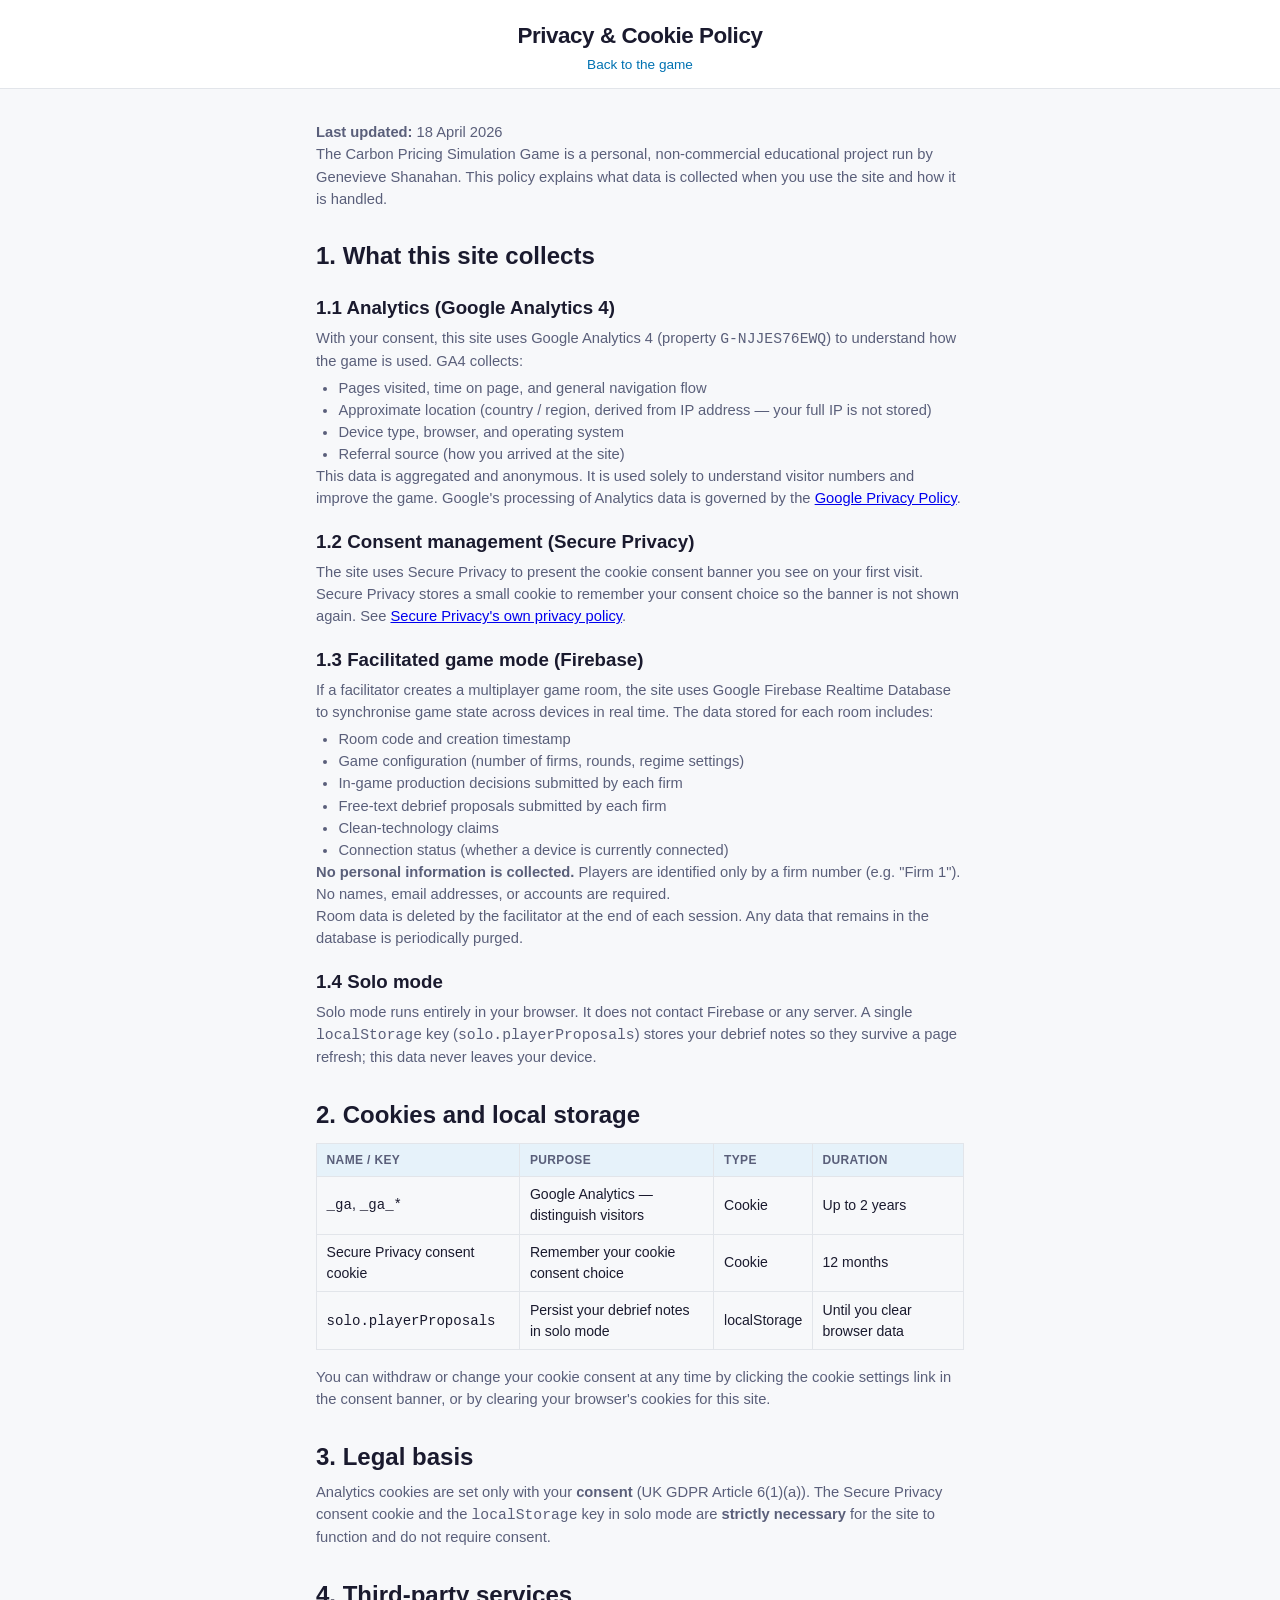
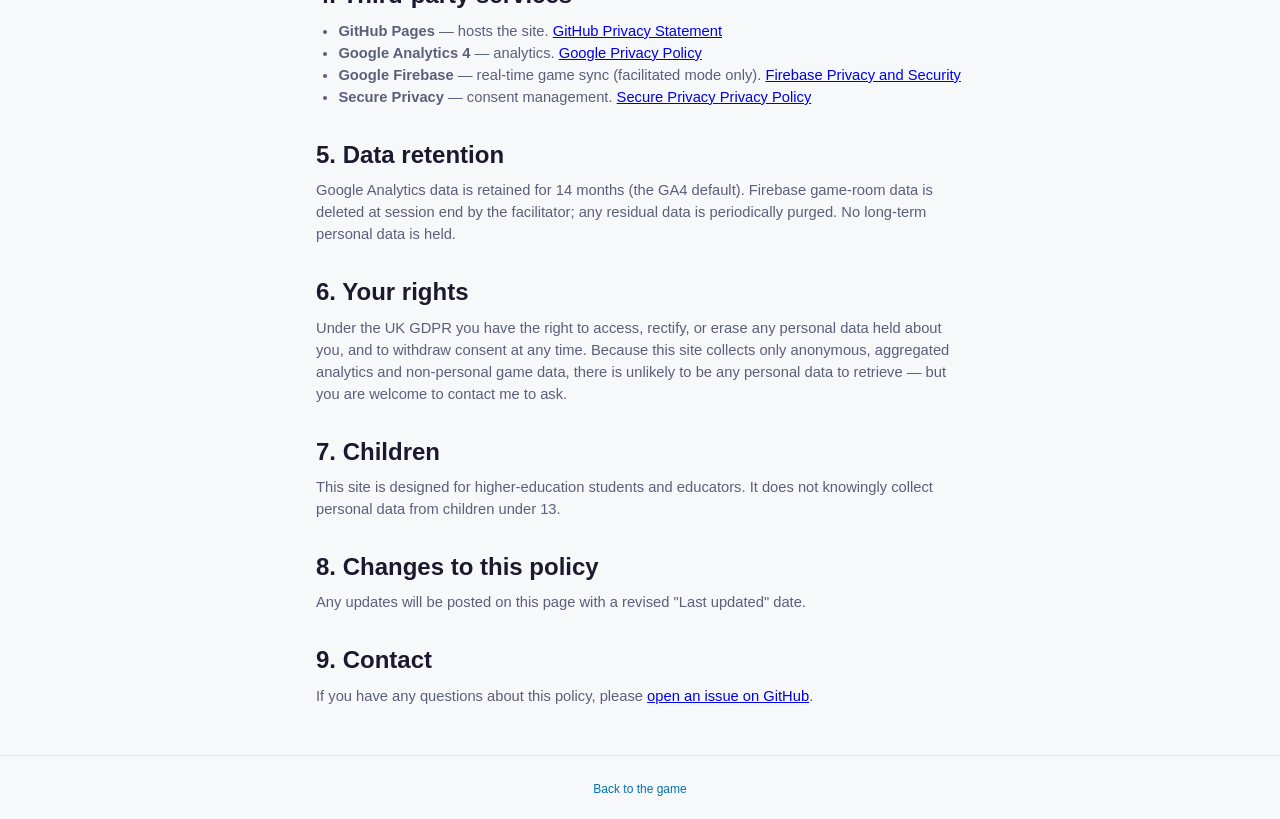
<file: privacy.html>
<!DOCTYPE html>
<html lang="en">
<head>
<meta charset="UTF-8">
<script src="https://app.secureprivacy.ai/script/69e3602f7a453f4e8d0d10a1.js"></script>
<meta name="viewport" content="width=device-width, initial-scale=1.0">
<!-- Google tag (gtag.js) -->
<script async src="https://www.googletagmanager.com/gtag/js?id=G-NJJES76EWQ"></script>
<script>
  window.dataLayer = window.dataLayer || [];
  function gtag(){dataLayer.push(arguments);}
  gtag('js', new Date());

  gtag('config', 'G-NJJES76EWQ');
</script>
<title>Privacy &amp; Cookie Policy — The Carbon Pricing Simulation Game</title>
<link rel="stylesheet" href="css/styles.css">
<style>
  .policy { max-width: 680px; margin: 0 auto; padding: 1rem; }
  .policy h2 { margin-top: 1.8rem; margin-bottom: 0.4rem; }
  .policy h3 { margin-top: 1.2rem; margin-bottom: 0.3rem; }
  .policy p, .policy li { font-size: 0.92rem; color: var(--text-secondary); }
  .policy ul { padding-left: 1.4rem; margin-top: 0.3rem; }
  .policy table { width: 100%; border-collapse: collapse; margin: 0.6rem 0 1rem; font-size: 0.88rem; }
  .policy th, .policy td { text-align: left; padding: 0.45rem 0.6rem; border: 1px solid var(--border); }
  .policy th { background: var(--accent-light); }
</style>
</head>
<body>

<a class="skip-link" href="#main-content">Skip to main content</a>

<header>
  <h1>Privacy &amp; Cookie Policy</h1>
  <p><a href="index.html" style="color:var(--accent);text-decoration:none;">Back to the game</a></p>
</header>

<main id="main-content" class="policy">

<p><strong>Last updated:</strong> 18 April 2026</p>

<p>
  The Carbon Pricing Simulation Game is a personal, non-commercial educational
  project run by Genevieve Shanahan. This policy explains what data is
  collected when you use the site and how it is handled.
</p>

<h2>1. What this site collects</h2>

<h3>1.1 Analytics (Google Analytics 4)</h3>
<p>
  With your consent, this site uses Google Analytics 4 (property
  <code>G-NJJES76EWQ</code>) to understand how the game is used. GA4 collects:
</p>
<ul>
  <li>Pages visited, time on page, and general navigation flow</li>
  <li>Approximate location (country / region, derived from IP address — your full IP is not stored)</li>
  <li>Device type, browser, and operating system</li>
  <li>Referral source (how you arrived at the site)</li>
</ul>
<p>
  This data is aggregated and anonymous. It is used solely to understand visitor
  numbers and improve the game. Google's processing of Analytics data is governed
  by the <a href="https://policies.google.com/privacy" target="_blank" rel="noopener">Google Privacy Policy</a>.
</p>

<h3>1.2 Consent management (Secure Privacy)</h3>
<p>
  The site uses Secure Privacy to present the cookie consent banner you see on
  your first visit. Secure Privacy stores a small cookie to remember your
  consent choice so the banner is not shown again. See
  <a href="https://secureprivacy.ai/privacy-policy" target="_blank" rel="noopener">Secure Privacy's own privacy policy</a>.
</p>

<h3>1.3 Facilitated game mode (Firebase)</h3>
<p>
  If a facilitator creates a multiplayer game room, the site uses Google Firebase
  Realtime Database to synchronise game state across devices in real time. The
  data stored for each room includes:
</p>
<ul>
  <li>Room code and creation timestamp</li>
  <li>Game configuration (number of firms, rounds, regime settings)</li>
  <li>In-game production decisions submitted by each firm</li>
  <li>Free-text debrief proposals submitted by each firm</li>
  <li>Clean-technology claims</li>
  <li>Connection status (whether a device is currently connected)</li>
</ul>
<p>
  <strong>No personal information is collected.</strong> Players are identified
  only by a firm number (e.g. "Firm 1"). No names, email addresses, or accounts
  are required.
</p>
<p>
  Room data is deleted by the facilitator at the end of each session. Any data
  that remains in the database is periodically purged.
</p>

<h3>1.4 Solo mode</h3>
<p>
  Solo mode runs entirely in your browser. It does not contact Firebase or any
  server. A single <code>localStorage</code> key
  (<code>solo.playerProposals</code>) stores your debrief notes so they survive
  a page refresh; this data never leaves your device.
</p>

<h2>2. Cookies and local storage</h2>

<table>
  <thead>
    <tr><th>Name / key</th><th>Purpose</th><th>Type</th><th>Duration</th></tr>
  </thead>
  <tbody>
    <tr>
      <td><code>_ga</code>, <code>_ga_*</code></td>
      <td>Google Analytics — distinguish visitors</td>
      <td>Cookie</td>
      <td>Up to 2 years</td>
    </tr>
    <tr>
      <td>Secure Privacy consent cookie</td>
      <td>Remember your cookie consent choice</td>
      <td>Cookie</td>
      <td>12 months</td>
    </tr>
    <tr>
      <td><code>solo.playerProposals</code></td>
      <td>Persist your debrief notes in solo mode</td>
      <td>localStorage</td>
      <td>Until you clear browser data</td>
    </tr>
  </tbody>
</table>

<p>
  You can withdraw or change your cookie consent at any time by clicking the
  cookie settings link in the consent banner, or by clearing your browser's
  cookies for this site.
</p>

<h2>3. Legal basis</h2>
<p>
  Analytics cookies are set only with your <strong>consent</strong> (UK GDPR
  Article 6(1)(a)). The Secure Privacy consent cookie and the
  <code>localStorage</code> key in solo mode are <strong>strictly necessary</strong>
  for the site to function and do not require consent.
</p>

<h2>4. Third-party services</h2>
<ul>
  <li><strong>GitHub Pages</strong> — hosts the site. <a href="https://docs.github.com/en/site-policy/privacy-policies/github-general-privacy-statement" target="_blank" rel="noopener">GitHub Privacy Statement</a></li>
  <li><strong>Google Analytics 4</strong> — analytics. <a href="https://policies.google.com/privacy" target="_blank" rel="noopener">Google Privacy Policy</a></li>
  <li><strong>Google Firebase</strong> — real-time game sync (facilitated mode only). <a href="https://firebase.google.com/support/privacy" target="_blank" rel="noopener">Firebase Privacy and Security</a></li>
  <li><strong>Secure Privacy</strong> — consent management. <a href="https://secureprivacy.ai/privacy-policy" target="_blank" rel="noopener">Secure Privacy Privacy Policy</a></li>
</ul>

<h2>5. Data retention</h2>
<p>
  Google Analytics data is retained for 14 months (the GA4 default).
  Firebase game-room data is deleted at session end by the facilitator; any
  residual data is periodically purged. No long-term personal data is held.
</p>

<h2>6. Your rights</h2>
<p>
  Under the UK GDPR you have the right to access, rectify, or erase any
  personal data held about you, and to withdraw consent at any time.
  Because this site collects only anonymous, aggregated analytics and
  non-personal game data, there is unlikely to be any personal data to
  retrieve — but you are welcome to contact me to ask.
</p>

<h2>7. Children</h2>
<p>
  This site is designed for higher-education students and educators. It does
  not knowingly collect personal data from children under 13.
</p>

<h2>8. Changes to this policy</h2>
<p>
  Any updates will be posted on this page with a revised "Last updated" date.
</p>

<h2>9. Contact</h2>
<p>
  If you have any questions about this policy, please
  <a href="https://github.com/genshanahan/carbon-pricing-simulation-game/issues" target="_blank" rel="noopener">open an issue on GitHub</a>.
</p>

</main>

<footer class="attribution">
  <a href="index.html" style="color:var(--accent);text-decoration:none;">Back to the game</a>
</footer>

</body>
</html>
</file>
<file: css/styles.css>
/* ── Carbon Pricing Simulation Game — Shared Styles ── */

:root {
  --bg: #f7f8fa;
  --card: #ffffff;
  --border: #e2e5ea;
  --text: #1a1a2e;
  --text-secondary: #5a5f7a;
  --accent: #0072B2;
  --accent-light: #e6f2fa;
  --warn: #E69F00;
  --danger: #D55E00;
  --success: #009E73;
  --safe: #009E73;
  /* Okabe–Ito–style palette (colour-blind friendly) */
  --firm0: #0072B2; --firm0-bg: #e6f2fa;
  --firm1: #E69F00; --firm1-bg: #fdf6e9;
  --firm2: #009E73; --firm2-bg: #e6f5f0;
  --firm3: #CC79A7; --firm3-bg: #f9eef4;
  --firm4: #D55E00; --firm4-bg: #fdede6;
  --firm5: #F0E442; --firm5-bg: #fdfbeb;
  --firm6: #56B4E9; --firm6-bg: #eaf6fc;
  --firm7: #000000; --firm7-bg: #f0f0f0;
}

* { box-sizing: border-box; margin: 0; padding: 0; }

body {
  font-family: -apple-system, BlinkMacSystemFont, 'Segoe UI', Roboto, sans-serif;
  background: var(--bg); color: var(--text); line-height: 1.5;
}

/* ── Layout ── */

.container { max-width: 1000px; margin: 0 auto; padding: 1rem; }
.container-narrow { max-width: 520px; margin: 0 auto; padding: 1rem; }

header {
  text-align: center; padding: 1.2rem 1rem 0.8rem;
  border-bottom: 1px solid var(--border); background: var(--card); margin-bottom: 1rem;
}
header h1 { font-size: 1.4rem; font-weight: 600; letter-spacing: -0.02em; }
header p { font-size: 0.85rem; color: var(--text-secondary); margin-top: 0.15rem; }

footer.attribution {
  text-align: center; padding: 1.5rem 1rem; margin-top: 2rem;
  font-size: 0.75rem; color: var(--text-secondary); border-top: 1px solid var(--border);
}
footer.attribution a { color: var(--accent); }

/* ── Regime nav ── */

.regime-nav {
  display: flex; flex-direction: column; align-items: stretch; gap: 0;
  padding: 0.6rem 1rem; background: var(--card); border-bottom: 1px solid var(--border);
  position: sticky; top: 0; z-index: 100;
}
.regime-nav-row {
  display: flex; gap: 0.35rem; justify-content: center; flex-wrap: wrap;
}
.facilitator-nav-tools { justify-content: center; }
.host-jump-select {
  font-size: 0.82rem; padding: 0.25rem 0.4rem; border-radius: 0.35rem; border: 1px solid var(--border);
  max-width: 12rem;
}
.regime-btn {
  padding: 0.45rem 0.9rem; border: 2px solid var(--border); border-radius: 2rem;
  background: var(--card); font-size: 0.82rem; font-weight: 500; cursor: pointer; transition: all 0.15s;
}
.regime-btn:hover { border-color: var(--accent); }
.regime-btn.active { background: var(--accent); color: white; border-color: var(--accent); }
.regime-btn.completed { background: var(--accent-light); border-color: var(--accent); color: var(--accent); }
.regime-btn.locked { opacity: 0.35; cursor: default; pointer-events: none; }

/* ── Cards ── */

.card {
  background: var(--card); border: 1px solid var(--border); border-radius: 0.75rem;
  padding: 1.25rem; margin-bottom: 1rem;
}
.card h2 { font-size: 1.1rem; font-weight: 600; margin-bottom: 0.75rem; }
.card h3 { font-size: 0.95rem; font-weight: 600; margin-bottom: 0.5rem; color: var(--text-secondary); }

.info-box {
  padding: 0.9rem; border-radius: 0.5rem; margin-bottom: 1rem; font-size: 0.9rem;
}
.info-box.accent { background: var(--accent-light); border: 1px solid #c8cef0; }
.info-box.warn { background: #fef5e7; border: 1px solid #f9e2b0; }
.info-box.success { background: #eafaf1; border: 1px solid #a9dfbf; }
.info-box.danger { background: #fdf2f2; border: 1px solid #f5c6cb; }

/* ── CO₂ meter ── */

.co2-meter {
  background: #eef6f4; border: 2px solid #2e8b7a; border-radius: 0.75rem;
  padding: 1rem; text-align: center; margin-bottom: 1rem;
}
.co2-meter .ppm-value { font-size: 2.8rem; font-weight: 700; line-height: 1.1; }
.co2-meter .ppm-label { font-size: 0.85rem; color: var(--text-secondary); }
.co2-meter.danger { border-color: var(--danger); background: #fdf2f0; }
.co2-meter.danger .ppm-value { color: var(--danger); }

.co2-spectrum {
  position: relative;
  margin: 2.2rem 0 0.4rem;
  padding-top: 1.3rem;
}
.co2-bands {
  display: flex;
  width: 100%;
  height: 22px;
  border-radius: 6px;
  overflow: hidden;
  border: 1px solid var(--border);
}
.co2-band {
  position: relative;
  display: flex;
  align-items: center;
  justify-content: center;
  min-width: 0;
  transition: filter 0.15s;
}
.co2-band-label {
  font-size: 0.62rem;
  font-weight: 700;
  color: rgba(0,0,0,0.78);
  text-transform: uppercase;
  letter-spacing: 0.03em;
  text-shadow: 0 0 2px rgba(255,255,255,0.55);
  padding: 0 0.2rem;
  white-space: nowrap;
  overflow: hidden;
  text-overflow: clip;
}
.co2-trigger-line {
  position: absolute;
  top: 1.0rem;
  bottom: -0.4rem;
  width: 2px;
  background: #1a1a2e;
  transform: translateX(-1px);
  z-index: 2;
}
.co2-trigger-line::after {
  content: '';
  position: absolute;
  top: -4px;
  left: -3px;
  width: 8px;
  height: 8px;
  background: #1a1a2e;
  border-radius: 50%;
}
.co2-marker {
  position: absolute;
  top: 0;
  transform: translateX(-50%);
  display: flex;
  flex-direction: column;
  align-items: center;
  z-index: 3;
  pointer-events: none;
}
.co2-marker-arrow {
  font-size: 0.95rem;
  color: var(--accent);
  line-height: 1;
}
.co2-marker-value {
  font-size: 0.7rem;
  font-weight: 700;
  color: var(--accent);
  background: var(--card);
  padding: 0 0.3rem;
  border-radius: 0.25rem;
  border: 1px solid var(--accent);
  margin-top: -0.1rem;
}
.co2-meter.danger .co2-marker-arrow,
.co2-meter.danger .co2-marker-value {
  color: var(--danger);
  border-color: var(--danger);
}
.co2-spectrum-axis {
  display: flex;
  justify-content: space-between;
  align-items: baseline;
  margin-top: 0.4rem;
  font-size: 0.7rem;
  color: var(--text-secondary);
  gap: 0.5rem;
}
.co2-axis-trigger {
  font-weight: 600;
  color: var(--text);
  text-align: center;
  flex: 1;
}
.co2-spectrum-caption {
  margin-top: 0.55rem;
  font-size: 0.74rem;
  font-style: italic;
  color: var(--text-secondary);
  line-height: 1.4;
  text-align: left;
}

.skip-link {
  position: absolute;
  left: -10000px;
  top: auto;
  width: 1px;
  height: 1px;
  overflow: hidden;
}
.skip-link:focus {
  position: fixed;
  left: 0.75rem;
  top: 0.75rem;
  width: auto;
  height: auto;
  overflow: visible;
  z-index: 10000;
  padding: 0.5rem 1rem;
  background: var(--accent);
  color: #fff;
  border-radius: 0.35rem;
  font-weight: 600;
  text-decoration: none;
  outline: 2px solid #fff;
  outline-offset: 2px;
}

.chart-wrap {
  position: relative;
  width: 100%;
  max-width: 100%;
  min-height: 220px;
}

.regime-toggle-fieldset {
  border: 1px solid var(--border);
  border-radius: 0.5rem;
  padding: 0.65rem 0.85rem;
  margin-top: 0.5rem;
}
.regime-toggle-fieldset legend {
  font-size: 0.82rem;
  font-weight: 600;
  padding: 0 0.35rem;
}
.checkbox-inline {
  display: inline-flex;
  align-items: center;
  gap: 0.35rem;
  margin-right: 1rem;
  margin-bottom: 0.35rem;
  font-size: 0.88rem;
  cursor: pointer;
}

/* ── Tables ── */

table { width: 100%; border-collapse: collapse; font-size: 0.85rem; margin-bottom: 0.75rem; }
th, td { padding: 0.45rem 0.55rem; text-align: left; border-bottom: 1px solid var(--border); }
th { font-weight: 600; font-size: 0.75rem; text-transform: uppercase; letter-spacing: 0.03em; color: var(--text-secondary); background: #fafbfc; }
td.num { text-align: right; font-variant-numeric: tabular-nums; }
th.num { text-align: right; }
tr.total { font-weight: 600; background: #fafbfc; }

/* ── Forms ── */

input[type="number"], input[type="text"], select, textarea {
  padding: 0.45rem 0.65rem; border: 1px solid var(--border); border-radius: 0.5rem;
  font-size: 0.88rem; background: var(--card); font-family: inherit;
}
input:focus, select:focus, textarea:focus { outline: none; border-color: var(--accent); box-shadow: 0 0 0 2px rgba(74,86,168,0.15); }
label { display: block; font-size: 0.82rem; font-weight: 500; margin-bottom: 0.2rem; }
.form-group { margin-bottom: 0.8rem; }

/* ── Buttons ── */

.btn {
  display: inline-block; padding: 0.55rem 1.1rem; border: none; border-radius: 0.5rem;
  font-size: 0.88rem; font-weight: 500; cursor: pointer; transition: all 0.15s; font-family: inherit;
}
.btn-primary { background: var(--accent); color: white; }
.btn-primary:hover { background: #005a8f; }
.btn-success { background: var(--success); color: white; }
.btn-success:hover { background: #219a52; }
.btn-danger { background: var(--danger); color: white; }
.btn-warn { background: var(--warn); color: white; }
.btn:disabled { opacity: 0.5; cursor: not-allowed; }
.btn-block { display: block; width: 100%; text-align: center; }
.btn-sm { padding: 0.35rem 0.7rem; font-size: 0.8rem; }
.btn-outline {
  background: transparent; border: 2px solid var(--accent); color: var(--accent);
}
.btn-outline:hover { background: var(--accent-light); }

/* ── Grid helpers ── */

.prod-grid {
  display: grid; grid-template-columns: repeat(auto-fill, minmax(160px, 1fr)); gap: 0.6rem;
}
.prod-input-card {
  padding: 0.7rem; border: 1px solid var(--border); border-radius: 0.5rem; background: #fafbfc;
}
.prod-input-card .firm-name { font-weight: 600; font-size: 0.85rem; margin-bottom: 0.3rem; }
.prod-input-card input { width: 100%; }

.two-col { display: grid; grid-template-columns: 1fr 1fr; gap: 1rem; }

/* ── Stat rows ── */

.stat-row {
  display: flex; justify-content: space-between; padding: 0.35rem 0;
  border-bottom: 1px solid #f0f1f3; font-size: 0.88rem;
}
.stat-row:last-child { border-bottom: none; }
.stat-label { color: var(--text-secondary); }
.stat-value { font-weight: 600; }

/* ── Badges ── */

.clean-badge { display: inline-block; padding: 0.1rem 0.4rem; border-radius: 0.8rem; font-size: 0.7rem; font-weight: 600; background: #e6f5f0; color: #006b50; border: 1px solid #009E73; }
.dirty-badge { display: inline-block; padding: 0.1rem 0.4rem; border-radius: 0.8rem; font-size: 0.7rem; font-weight: 600; background: #fdede6; color: #8b3a00; border: 1px solid #D55E00; }

/* ── Output + Budget summary box ── */

.efficiency-box {
  background: #fef9ec; border: 2px solid #d4a843; border-radius: 0.75rem;
  padding: 1rem; margin-bottom: 1rem;
  display: flex; gap: 1rem; flex-wrap: wrap;
}
.efficiency-box .efficiency-metric {
  flex: 1 1 200px; text-align: center; min-width: 0;
}
.efficiency-box .efficiency-value { font-size: 2rem; font-weight: 700; color: #7a5e10; }
.efficiency-box .efficiency-label { font-size: 0.85rem; color: var(--text-secondary); }

/* When a metric exceeds the safe budget, the inline style sets the .efficiency-metric
 * background; the value text colour also flips to the warning colour so it stays legible. */
.efficiency-box .efficiency-metric[style*="fde8e8"] .efficiency-value { color: #c0392b; }

@media (max-width: 600px) {
  .efficiency-box { flex-direction: column; gap: 0.5rem; }
}

/* ── Debrief boxes ── */

.debrief-box {
  background: #f8f4ff; border: 1px solid #d8cce8; border-radius: 0.5rem;
  padding: 1rem; margin-top: 1rem;
}
.debrief-box h3 { color: #6c3483; }
.debrief-box ul { margin-left: 1.25rem; margin-top: 0.5rem; }
.debrief-box li { margin-bottom: 0.35rem; font-size: 0.88rem; }

/* ── Think prompt ── */

.think-prompt-box {
  background: #f4f9fc; border: 2px dashed #a8c5d4; border-radius: 0.75rem;
  padding: 1rem 1.1rem; margin-top: 1rem; font-size: 0.88rem;
}
.think-prompt-box h3 { font-size: 0.95rem; font-weight: 600; margin-bottom: 0.5rem; }
.think-prompt-box ul { margin-left: 1.25rem; margin-top: 0.4rem; }
.think-prompt-box li { margin-bottom: 0.35rem; }

/* ── Permit valuation details ── */

.permit-valuation-details {
  margin-bottom: 1rem; border: 1px solid var(--border); border-radius: 0.5rem;
  background: #fafbfc; padding: 0.5rem 0.75rem; font-size: 0.88rem;
}
.permit-valuation-details summary { cursor: pointer; font-weight: 600; color: var(--accent); user-select: none; }
.permit-valuation-details .pv-body { margin-top: 0.65rem; padding-top: 0.65rem; border-top: 1px solid var(--border); line-height: 1.55; }
.permit-valuation-details .pv-body p { margin-bottom: 0.55rem; }
.permit-valuation-details .pv-body p:last-child { margin-bottom: 0; }

/* ── Trade log ── */

.trade-log { max-height: 220px; overflow-y: auto; margin-top: 0.75rem; }

/* ── Room / QR section ── */

.room-hero { text-align: center; padding: 2rem 1rem; }
.room-hero .room-code {
  font-size: 3rem; font-weight: 800; letter-spacing: 0.15em;
  color: var(--accent); font-family: 'SF Mono', 'Fira Code', monospace;
}
.room-hero .qr-img { margin: 1rem auto; display: block; border-radius: 0.5rem; }
.room-hero .join-url { font-size: 0.85rem; color: var(--text-secondary); word-break: break-all; }

/* ── Student connection indicators ── */

.connection-dots { display: flex; gap: 0.4rem; align-items: center; flex-wrap: wrap; }
.connection-dot {
  width: 10px; height: 10px; border-radius: 50%; background: #bdc3c7;
}
.connection-dot.connected { background: var(--success); }

/* ── Submissions indicator ── */

.submission-status {
  display: inline-block; padding: 0.15rem 0.5rem; border-radius: 1rem;
  font-size: 0.75rem; font-weight: 600;
}
.submission-status.pending { background: #fef5e7; color: var(--warn); border: 1px solid #f9e2b0; }
.submission-status.received { background: #eafaf1; color: var(--success); border: 1px solid #a9dfbf; }
.sub-cell-note {
  margin-top: 0.2rem;
  font-size: 0.72rem;
  color: var(--text-secondary);
}

.form-error {
  margin-top: 0.5rem;
  padding: 0.5rem 0.65rem;
  border-radius: 0.4rem;
  border: 1px solid #f5c6cb;
  background: #fdf2f2;
  color: #a94442;
  font-size: 0.82rem;
}

.industry-totals-card {
  border-left: 4px solid var(--accent);
}

.catastrophe-overlay {
  border: 2px solid var(--danger);
  background: #fff3f0;
}
.catastrophe-overlay h3 {
  color: var(--danger);
  margin-bottom: 0.4rem;
}
.catastrophe-overlay .catastrophe-context {
  margin-top: 0.4rem;
  font-size: 0.84rem;
  color: var(--text-secondary);
}

/* ── Facilitator notes (collapsible) ── */

.facilitator-notes {
  border: 1px dashed var(--border); border-radius: 0.5rem;
  margin-bottom: 1rem; font-size: 0.85rem;
}
.facilitator-notes summary {
  cursor: pointer; padding: 0.5rem 0.75rem; font-weight: 600; color: var(--text-secondary);
  user-select: none;
}
.facilitator-notes .fn-body { padding: 0 0.75rem 0.75rem; }
.facilitator-notes .fn-body p { margin-bottom: 0.4rem; }
.facilitator-notes .fn-body ul { margin-left: 1.25rem; }
.facilitator-notes .fn-body li { margin-bottom: 0.25rem; }

/* ── Real-world PPM context ── */

.ppm-context-box {
  background: #fafbfc; border: 2px solid var(--border); border-radius: 0.75rem;
  padding: 1rem; margin-bottom: 1rem; margin-top: 1rem;
}
.ppm-context-box .ppm-context-level {
  font-size: 0.85rem; font-weight: 700; text-transform: uppercase;
  letter-spacing: 0.03em; margin-bottom: 0.4rem;
}
.ppm-context-box p { font-size: 0.88rem; line-height: 1.5; margin-bottom: 0.4rem; }
.ppm-context-box .ppm-context-source,
.ppm-context-source {
  font-size: 0.68rem; color: var(--text-secondary); font-style: italic; margin-top: 0.3rem;
}

/* ── Output + Budget analogy ── */

.efficiency-analogy-box {
  background: #f4f9fc; border: 1px solid #cfe2f3; border-radius: 0.5rem;
  padding: 0.9rem; margin-bottom: 1rem; font-size: 0.88rem; line-height: 1.5;
}

/* ── Kuznets reflection panel (Results screen) ── */

.kuznets-reflection {
  background: #f8f4ff;
  border: 2px solid #b39ddb;
  border-radius: 0.75rem;
  padding: 1.25rem 1.4rem;
  margin-bottom: 1rem;
}
.kuznets-reflection h3 {
  color: #4a148c;
  font-size: 1rem;
  margin-bottom: 0.5rem;
  text-transform: uppercase;
  letter-spacing: 0.04em;
}
.kuznets-reflection p {
  font-size: 0.92rem;
  line-height: 1.55;
  margin-bottom: 0.6rem;
}
.kuznets-reflection p:last-child {
  margin-bottom: 0;
}
.kuznets-reflection .kuznets-pull {
  font-weight: 600;
  color: #4a148c;
}
.kuznets-reflection .kuznets-citation {
  font-size: 0.78rem;
  color: var(--text-secondary);
  font-style: italic;
}

/* ── Debrief / proposal UI ── */

.debrief-active-card {
  border-color: var(--warn); border-width: 2px;
}

.debrief-prompt-box {
  background: #fef9e7; border: 1px solid #f9e2b0; border-radius: 0.5rem;
  padding: 0.9rem; font-size: 0.88rem;
}
.debrief-prompt-box p { margin-bottom: 0.4rem; }
.debrief-prompt-box p:last-child { margin-bottom: 0; }

.proposals-list { }

.proposal-card {
  background: #fafbfc; border: 1px solid var(--border); border-radius: 0.5rem;
  padding: 0.65rem 0.85rem; margin-bottom: 0.5rem;
}

.debrief-student-card {
  background: #fef9e7; border: 2px solid var(--warn); border-radius: 0.75rem;
  padding: 1.25rem; margin-bottom: 1rem; text-align: center;
}
.debrief-student-card h3 { color: var(--warn); margin-bottom: 0.5rem; }
.debrief-student-card textarea {
  font-family: inherit; font-size: 0.88rem; padding: 0.6rem;
  border: 1px solid var(--border); border-radius: 0.5rem;
}
.debrief-student-card textarea:focus {
  outline: none; border-color: var(--accent);
  box-shadow: 0 0 0 2px rgba(74,86,168,0.15);
}

/* ── Next regime preview (facilitator only) ── */

.next-regime-preview {
  background: #f4f6fa; border: 1px dashed var(--border); border-radius: 0.5rem;
  padding: 0.9rem; margin-top: 1rem; opacity: 0.7;
}
.next-regime-preview .next-regime-label {
  font-size: 0.72rem; text-transform: uppercase; letter-spacing: 0.05em;
  color: var(--text-secondary); font-weight: 600; margin-bottom: 0.2rem;
}

/* ── Utilities ── */

.hidden { display: none !important; }
.text-center { text-align: center; }
.mt-1 { margin-top: 1rem; }
.mb-1 { margin-bottom: 1rem; }

/* ── Mobile adjustments ── */

@media (max-width: 600px) {
  .two-col { grid-template-columns: 1fr; }
  .container { padding: 0.5rem; }
  header h1 { font-size: 1.15rem; }
  .co2-meter .ppm-value { font-size: 2rem; }
  .co2-band-label { font-size: 0.55rem; letter-spacing: 0; }
  .co2-marker-value { font-size: 0.65rem; }
  .co2-spectrum-axis { font-size: 0.65rem; }
  .regime-nav { padding: 0.4rem 0.5rem; }
  .regime-nav-row { gap: 0.25rem; }
  .regime-btn { padding: 0.35rem 0.6rem; font-size: 0.75rem; }
  .room-hero .room-code { font-size: 2.2rem; }
  .prod-grid { grid-template-columns: 1fr; }
  table { font-size: 0.78rem; }
  th, td { padding: 0.35rem 0.4rem; }
}

/* ── Student-specific (mobile-first) ── */

.student-firm-header {
  background: var(--card); border: 1px solid var(--border); border-radius: 0.75rem;
  padding: 1rem; margin-bottom: 1rem; text-align: center;
}
.student-firm-header .firm-name-large {
  font-size: 1.3rem; font-weight: 700;
}
.student-firm-header .firm-capital {
  font-size: 1.6rem; font-weight: 700; margin-top: 0.25rem;
}

.competitor-card {
  background: #fff8ef;
  border: 1px solid #f0d8a8;
  text-align: center;
}
.competitor-card .competitor-heading {
  margin: 0 0 0.2rem;
  font-size: 1rem;
  color: #8a5a00;
  text-transform: uppercase;
  letter-spacing: 0.04em;
}
.competitor-card .competitor-sub {
  font-size: 0.82rem;
  color: var(--text-secondary);
  margin: 0 0 0.75rem;
}
.competitor-card .competitor-row { text-align: left; }
.competitor-grid {
  display: grid;
  grid-template-columns: repeat(auto-fit, minmax(220px, 1fr));
  gap: 0.6rem;
}
.competitor-row {
  border: 1px solid var(--border);
  border-left: 4px solid #888;
  border-radius: 0.5rem;
  padding: 0.55rem 0.7rem;
  background: #fff;
}
.competitor-head {
  display: flex;
  justify-content: space-between;
  align-items: center;
  gap: 0.5rem;
  margin-bottom: 0.3rem;
}
.competitor-name {
  font-weight: 700;
}
.competitor-chip {
  font-size: 0.7rem;
  padding: 0.08rem 0.5rem;
  border-radius: 999px;
  border: 1px solid currentColor;
  text-transform: uppercase;
  letter-spacing: 0.04em;
}
.competitor-chip.clean { color: #2e7d32; }
.competitor-chip.standard { color: #7a7a7a; }
.competitor-stats {
  display: flex;
  flex-wrap: wrap;
  gap: 0.3rem 0.85rem;
  font-size: 0.8rem;
}
.competitor-stat { display: flex; flex-direction: column; }
.competitor-stat-label {
  font-size: 0.7rem;
  color: var(--text-secondary);
  text-transform: uppercase;
  letter-spacing: 0.03em;
}
.competitor-stat-value { font-weight: 600; }
.competitor-role {
  margin-top: 0.3rem;
  font-size: 0.78rem;
}
.market-role {
  display: inline-block;
  padding: 0.1rem 0.5rem;
  border-radius: 999px;
  border: 1px solid currentColor;
  font-weight: 600;
}
.market-role.seller { color: #2e7d32; }
.market-role.buyer { color: #b25400; }
.market-role.neutral { color: #6b6b6b; }

.calculator-box {
  background: #fafbfc;
  border: 1px dashed #b8c8d4;
  border-radius: 0.75rem;
  padding: 1rem;
  margin-bottom: 1rem;
  max-width: 520px;
  margin-left: auto;
  margin-right: auto;
  text-align: center;
}
.calculator-box label,
.calculator-box .calc-round-actuals,
.calculator-box .fn-body,
.calculator-box .calc-sim-toggle,
.calculator-box .permit-value-explain {
  text-align: left;
}
.calculator-box h3 { font-size: 0.9rem; margin-bottom: 0.2rem; color: #2471a3; }
.calculator-box .calc-subtitle {
  font-size: 0.78rem;
  font-style: italic;
  color: var(--text-secondary);
  margin-bottom: 0.55rem;
}
.calculator-box .calc-scratch-badge {
  display: inline-block;
  font-size: 0.72rem;
  text-transform: uppercase;
  letter-spacing: 0.05em;
  color: #2471a3;
  background: #eaf4fb;
  border: 1px solid #cfe2f3;
  border-radius: 999px;
  padding: 0.05rem 0.55rem;
  margin-right: 0.4rem;
  vertical-align: middle;
}

.calculator-box .calc-breakdown { margin-top: 0.75rem; }
.calculator-box .calc-capital-line { color: var(--text-secondary); }

.calc-round-actuals {
  margin-top: 0.65rem; padding-top: 0.65rem; border-top: 1px solid var(--border);
}
.calc-round-actuals p { margin-bottom: 0.35rem; font-size: 0.84rem; }
.permit-value-explain { margin-bottom: 0.5rem; }
.calculator-result {
  font-size: 1.1rem; font-weight: 700; color: var(--accent);
  padding: 0.5rem; background: white; border-radius: 0.4rem; text-align: center; margin-top: 0.5rem;
}

.submit-section {
  background: var(--card); border: 2px solid var(--accent); border-radius: 0.75rem;
  padding: 1.25rem; margin-bottom: 1rem; text-align: center;
}
.submit-section input[type="number"] {
  font-size: 1.5rem; text-align: center; width: 100%; max-width: 200px;
  padding: 0.6rem; margin-bottom: 0.75rem;
}
.submit-section .btn { font-size: 1rem; padding: 0.7rem 2rem; }
.submit-section.submission-confirmed {
  animation: submissionPulse 0.9s ease;
}
@keyframes submissionPulse {
  0% { transform: scale(1); box-shadow: 0 0 0 0 rgba(0, 158, 115, 0.5); }
  40% { transform: scale(1.02); box-shadow: 0 0 0 8px rgba(0, 158, 115, 0.12); }
  100% { transform: scale(1); box-shadow: 0 0 0 0 rgba(0, 158, 115, 0); }
}

.waiting-indicator {
  text-align: center; padding: 2rem 1rem; color: var(--text-secondary);
}
.waiting-indicator .spinner {
  display: inline-block; width: 28px; height: 28px; border: 3px solid var(--border);
  border-top-color: var(--accent); border-radius: 50%;
  animation: spin 0.8s linear infinite; margin-bottom: 0.5rem;
}
@keyframes spin { to { transform: rotate(360deg); } }
</file>
